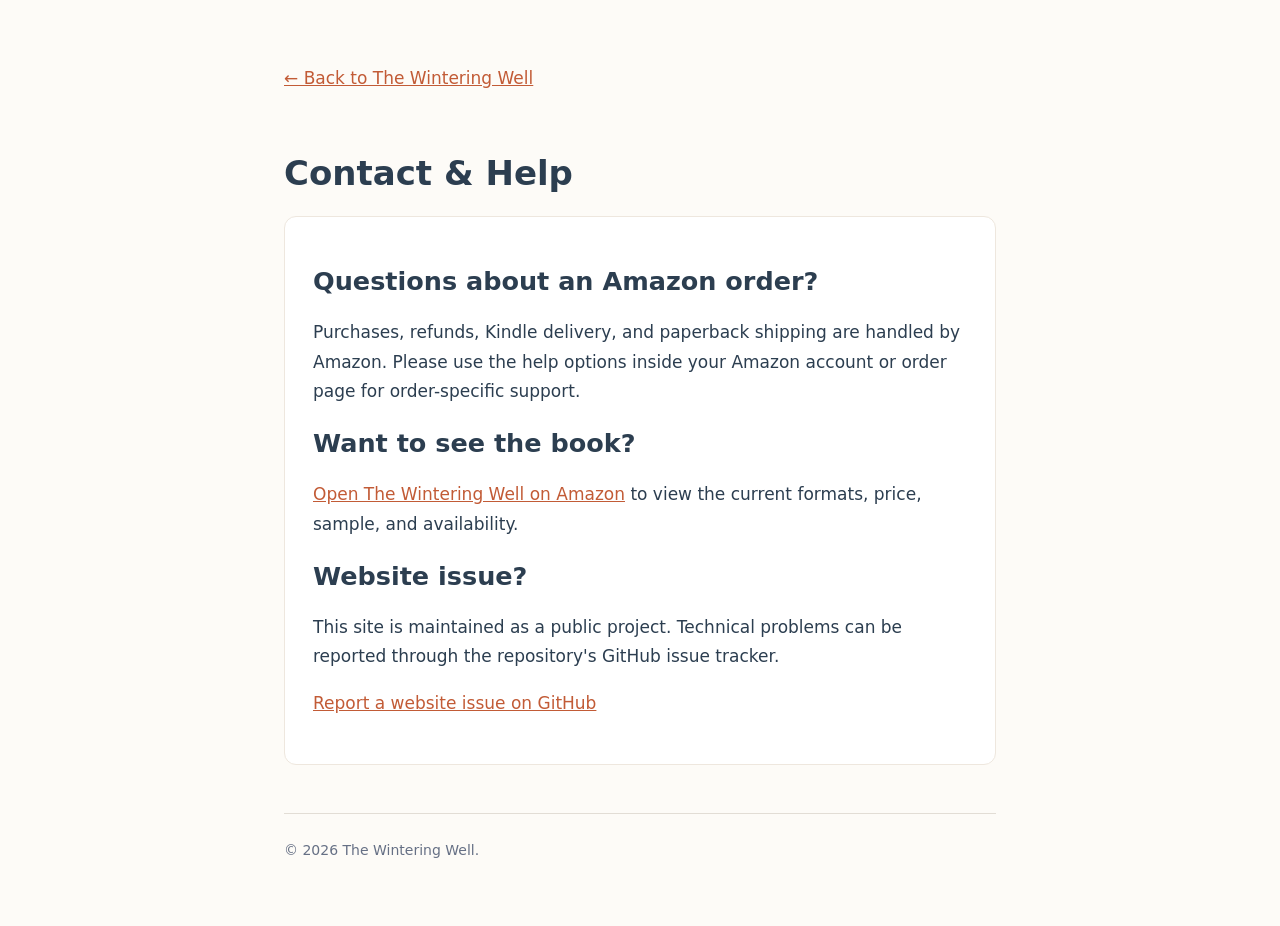
<file: contact.html>
<!doctype html>
<html lang="en">
<head>
<meta charset="utf-8">
<meta name="viewport" content="width=device-width,initial-scale=1">
<title>Contact | The Wintering Well</title>
<meta name="description" content="Help and contact information for The Wintering Well.">
<meta name="robots" content="noindex,follow">
<meta name="theme-color" content="#1A2634">
<link rel="canonical" href="https://akrammk5.github.io/The-Wintering-Well-A-Cozy-Guide/contact.html">
<link rel="icon" href="favicon.svg" type="image/svg+xml">
<style>
:root{--paper:#FDFBF7;--ink:#2C3E50;--ember:#C25B36;--slate:#1A2634}*{box-sizing:border-box}body{margin:0;background:var(--paper);color:var(--ink);font:17px/1.75 system-ui,-apple-system,BlinkMacSystemFont,"Segoe UI",sans-serif}main{max-width:760px;margin:auto;padding:64px 24px}h1,h2{line-height:1.2}a{color:var(--ember)}.back{display:inline-block;margin-bottom:36px}.card{background:#fff;padding:28px;border:1px solid #eee7de;border-radius:12px}footer{margin-top:48px;padding-top:24px;border-top:1px solid #e2ddd5;font-size:14px;color:#667085}
</style>
</head>
<body><main>
<a class="back" href="./">← Back to The Wintering Well</a>
<h1>Contact &amp; Help</h1>
<div class="card">
<h2>Questions about an Amazon order?</h2>
<p>Purchases, refunds, Kindle delivery, and paperback shipping are handled by Amazon. Please use the help options inside your Amazon account or order page for order-specific support.</p>
<h2>Want to see the book?</h2>
<p><a href="https://www.amazon.com/Wintering-Well-Mindfulness-Readings-Reflections-ebook/dp/B0FX3MFFSP" target="_blank" rel="noopener noreferrer">Open The Wintering Well on Amazon</a> to view the current formats, price, sample, and availability.</p>
<h2>Website issue?</h2>
<p>This site is maintained as a public project. Technical problems can be reported through the repository's GitHub issue tracker.</p>
<p><a href="https://github.com/akrammk5/The-Wintering-Well-A-Cozy-Guide/issues" target="_blank" rel="noopener noreferrer">Report a website issue on GitHub</a></p>
</div>
<footer>© 2026 The Wintering Well.</footer>
</main></body></html>
</file>
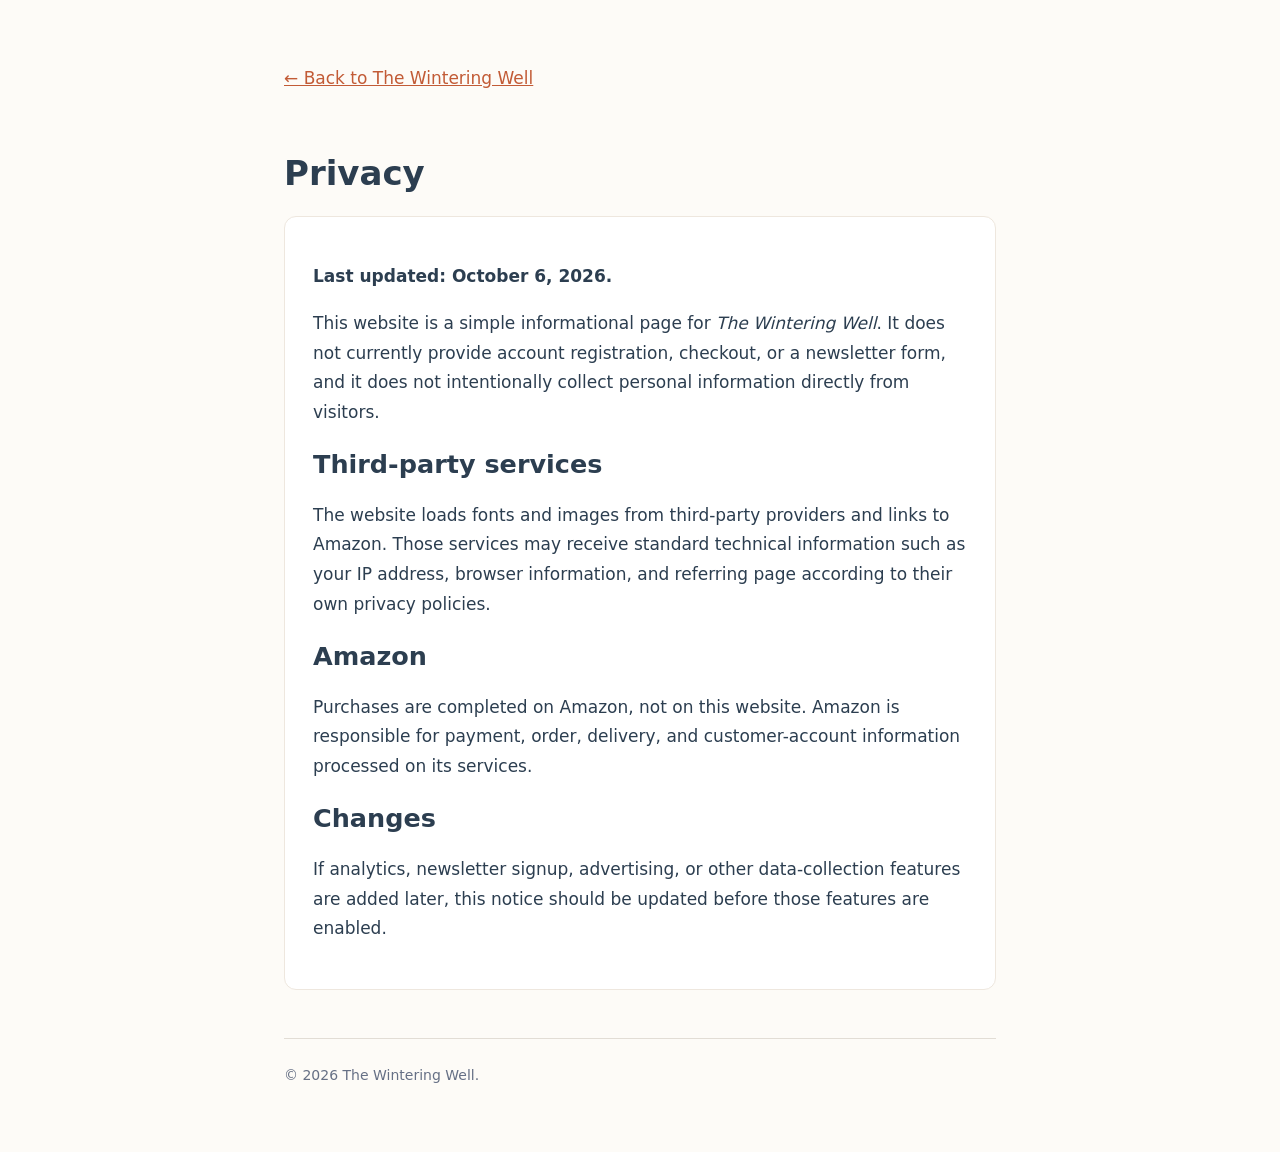
<file: privacy.html>
<!doctype html>
<html lang="en">
<head>
<meta charset="utf-8">
<meta name="viewport" content="width=device-width,initial-scale=1">
<title>Privacy | The Wintering Well</title>
<meta name="description" content="Privacy information for The Wintering Well website.">
<meta name="robots" content="noindex,follow">
<meta name="theme-color" content="#1A2634">
<link rel="canonical" href="https://akrammk5.github.io/The-Wintering-Well-A-Cozy-Guide/privacy.html">
<link rel="icon" href="favicon.svg" type="image/svg+xml">
<style>
:root{--paper:#FDFBF7;--ink:#2C3E50;--ember:#C25B36;--slate:#1A2634}*{box-sizing:border-box}body{margin:0;background:var(--paper);color:var(--ink);font:17px/1.75 system-ui,-apple-system,BlinkMacSystemFont,"Segoe UI",sans-serif}main{max-width:760px;margin:auto;padding:64px 24px}h1,h2{line-height:1.2}a{color:var(--ember)}.back{display:inline-block;margin-bottom:36px}.card{background:#fff;padding:28px;border:1px solid #eee7de;border-radius:12px}footer{margin-top:48px;padding-top:24px;border-top:1px solid #e2ddd5;font-size:14px;color:#667085}
</style>
</head>
<body><main>
<a class="back" href="./">← Back to The Wintering Well</a>
<h1>Privacy</h1>
<div class="card">
<p><strong>Last updated: October 6, 2026.</strong></p>
<p>This website is a simple informational page for <em>The Wintering Well</em>. It does not currently provide account registration, checkout, or a newsletter form, and it does not intentionally collect personal information directly from visitors.</p>
<h2>Third-party services</h2>
<p>The website loads fonts and images from third-party providers and links to Amazon. Those services may receive standard technical information such as your IP address, browser information, and referring page according to their own privacy policies.</p>
<h2>Amazon</h2>
<p>Purchases are completed on Amazon, not on this website. Amazon is responsible for payment, order, delivery, and customer-account information processed on its services.</p>
<h2>Changes</h2>
<p>If analytics, newsletter signup, advertising, or other data-collection features are added later, this notice should be updated before those features are enabled.</p>
</div>
<footer>© 2026 The Wintering Well.</footer>
</main></body></html>
</file>
